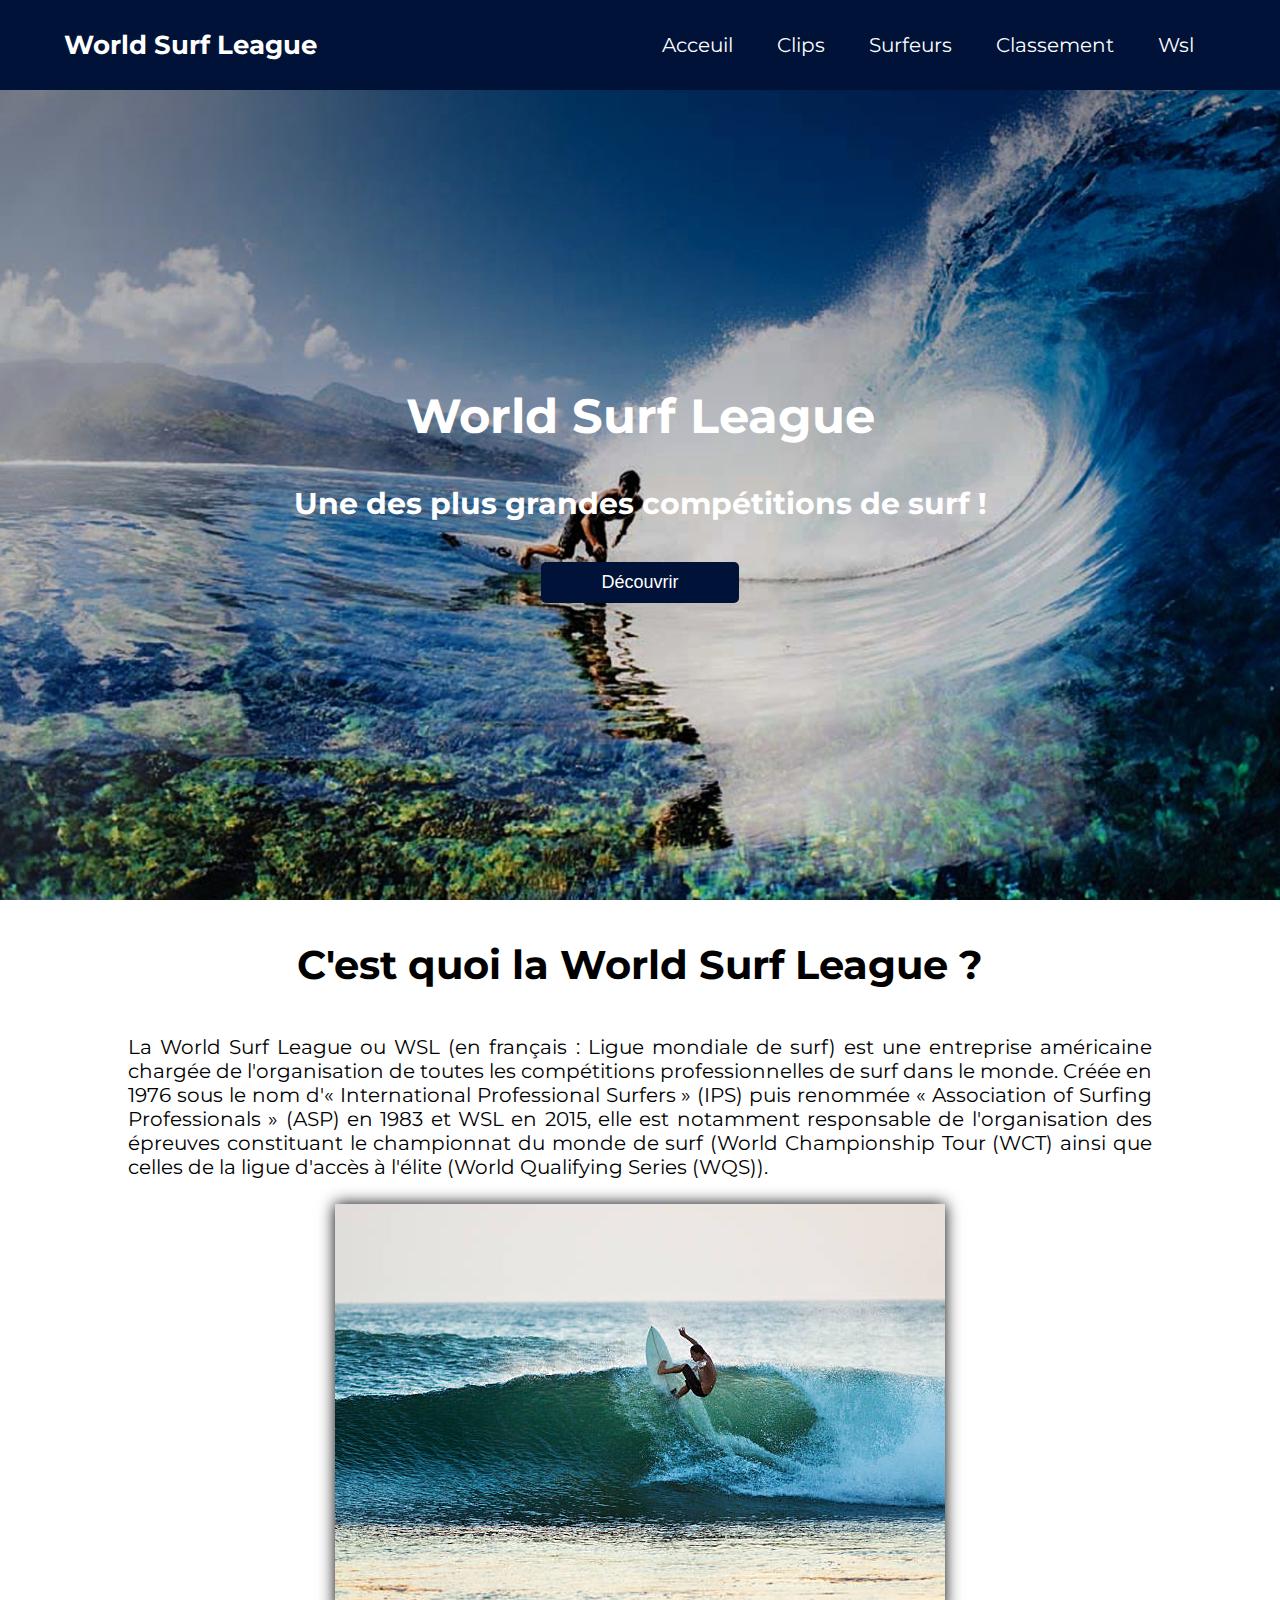
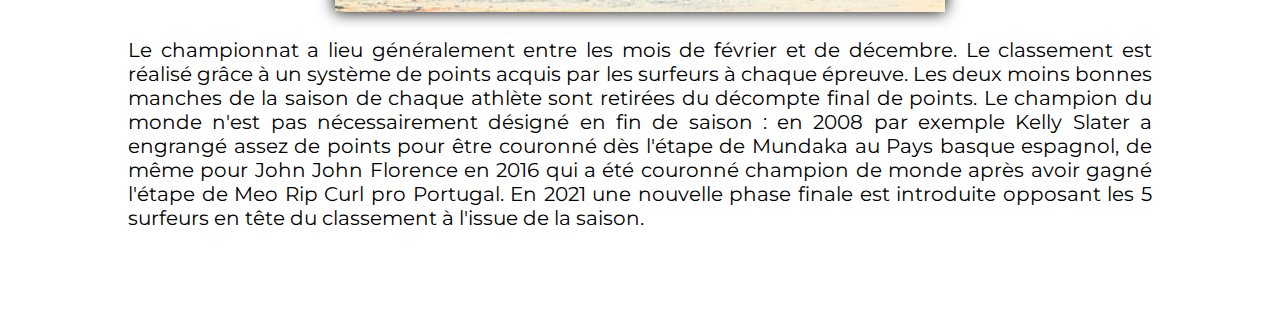
<file: index.html>
<!DOCTYPE html>
<html>

<head>
   <meta charset="utf-8">
   <link href="https://fonts.googleapis.com/css2?family=Montserrat:wght@300&display=swap" rel="stylesheet">
   <link rel="stylesheet" href="style1.css" />
   <title>World Surf League</title>
   <link rel="shortcut icon" href="wsl.png" />
</head>

<body>

   <header class="main-head">
      <nav>
         <h1 id="logo">World Surf League</h1>
         <ul>
            <li><a href="index.html">Acceuil</a></li>
            <li><a href="clips.html">Clips</a></li>
            <li><a href="surfeurs.html">Surfeurs</a></li>
            <li><a href="classement.html">Classement</a></li>
            <li><a href="https://www.worldsurfleague.com/" target="_blank">Wsl</a></li>
      </nav>
   </header>

   <section class="hero">
      <h2>World Surf League</h2>
      <h3>Une des plus grandes compétitions de surf !</h3>
      <div class="btn">
         <button><a href="#commentform">Découvrir</a></button>
      </div>
   </section>

   <h4 id="commentform">C'est quoi la World Surf League ?</h4>
   <section class="description">
      <div class="section2">

         <div class="description1">
            La World Surf League ou WSL (en français : Ligue mondiale de surf)
            est une entreprise américaine
            chargée de l'organisation de toutes
            les compétitions professionnelles
            de surf dans le monde.
            Créée en 1976 sous le nom
            d'« International Professional Surfers » (IPS)
            puis renommée « Association of Surfing Professionals »
            (ASP) en 1983 et WSL en 2015,
            elle est notamment responsable de l'organisation
            des épreuves constituant
            le championnat du monde de surf
            (World Championship Tour (WCT)
            ainsi que celles de
            la ligue d'accès à l'élite
            (World Qualifying Series (WQS)).
         </div>

         <div id="caroussel">
            <div class="images">
               <img src="def1.jpg">
               <img src="def2.jpg">
               <img src="def3.jpg">
               <img src="def4.jpg">
               <img src="def5.jpg">
            </div>
         </div>


         <div class="description2">
            Le championnat a lieu généralement entre
            les mois de février et de décembre.
            Le classement est réalisé grâce à un système de points
            acquis par les surfeurs à chaque épreuve.
            Les deux moins bonnes manches de la saison de
            chaque athlète sont retirées du décompte final de points.
            Le champion du monde n'est pas nécessairement
            désigné en fin de saison : en 2008 par exemple
            Kelly Slater a engrangé assez de points pour être couronné
            dès l'étape de Mundaka au Pays basque espagnol,
            de même pour John John Florence en 2016 qui a été
            couronné champion de monde après avoir
            gagné l'étape de Meo Rip Curl pro Portugal.
            En 2021 une nouvelle phase finale est introduite opposant
            les 5 surfeurs en tête du classement à l'issue de la saison.
         </div>
      </div>

   </section>

</body>

</html>
</file>
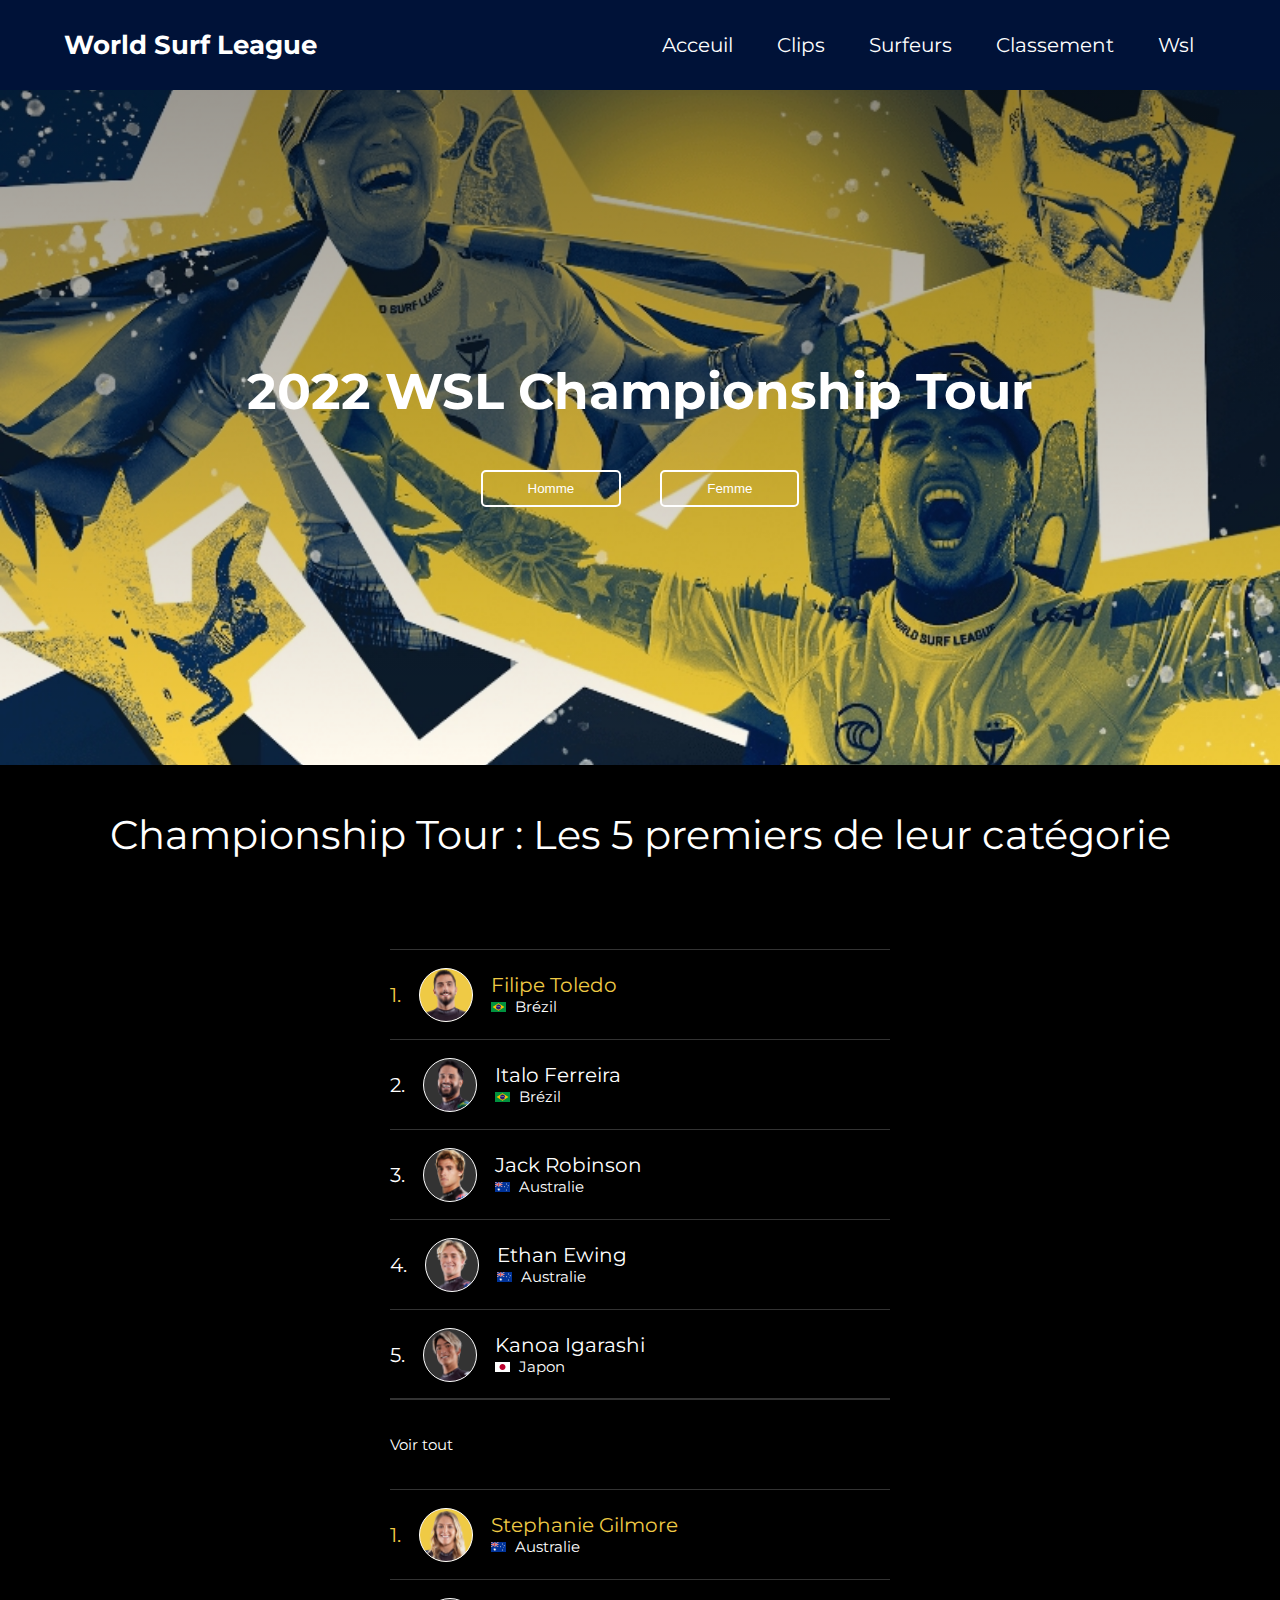
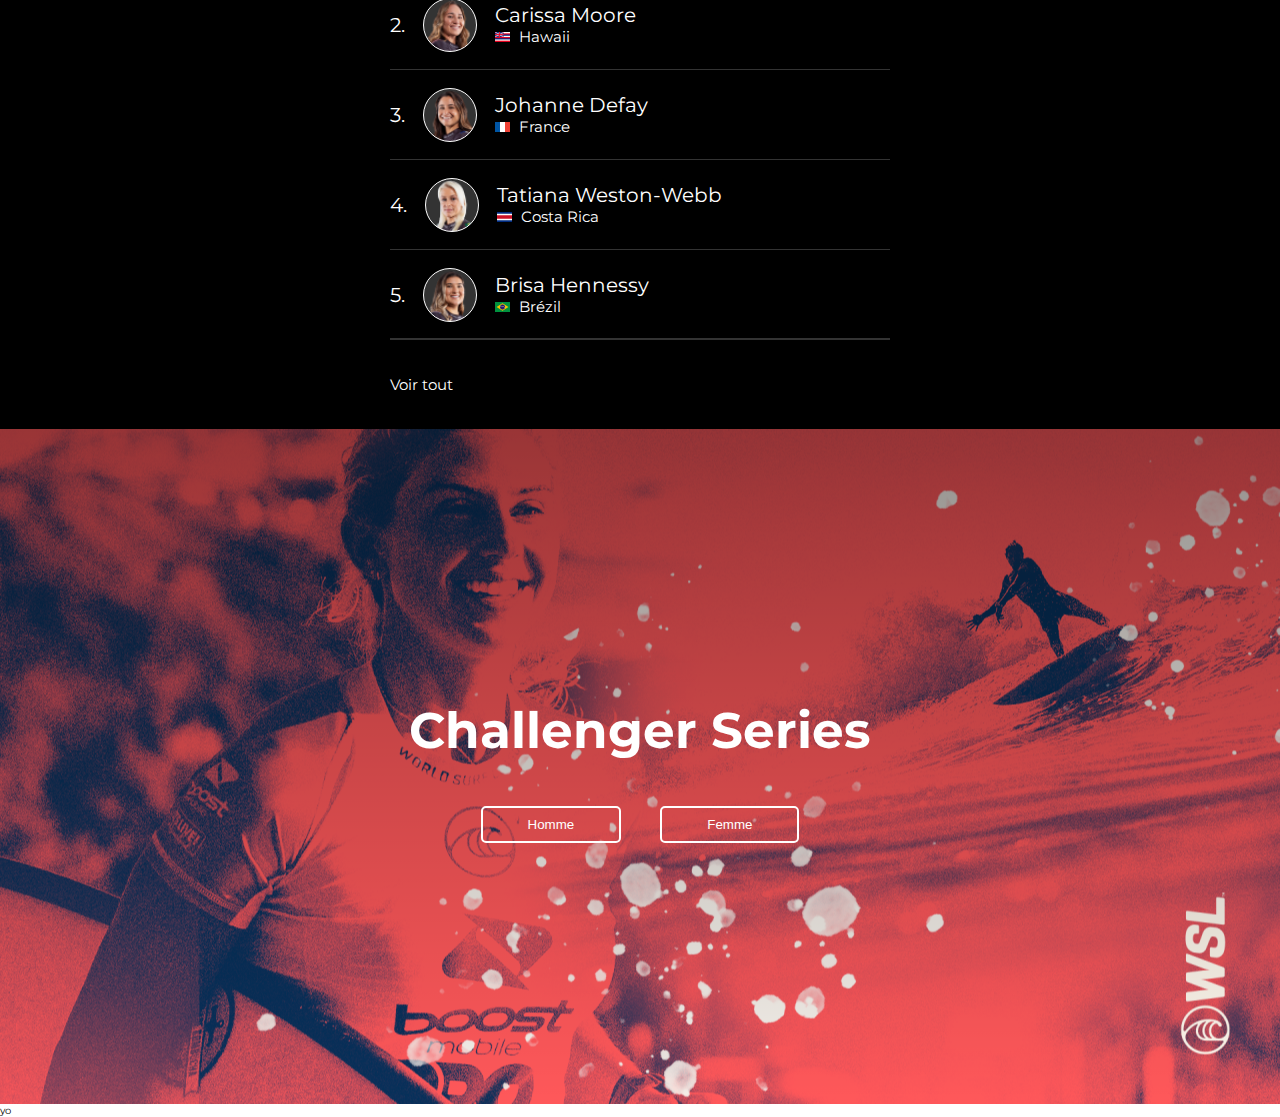
<file: classement.html>
<!DOCTYPE html>
<html lang="fr">

<head>
    <meta charset="utf-8">
    <link href="https://fonts.googleapis.com/css2?family=Montserrat:wght@300&display=swap" rel="stylesheet">
    <link rel="stylesheet" href="style4.css"/>
    <title>World Surf League</title>
    <link rel="shortcut icon" href="wsl.png"/>
</head>

<body>
    <header class="main-head">
        <nav>
            <h1 id="logo">World Surf League</h1>
            <ul>
                <li><a href="index.html">Acceuil</a></li>
                <li><a href="clips.html">Clips</a></li>
                <li><a href="surfeurs.html">Surfeurs</a></li>
                <li><a href="classement.html">Classement</a></li>
                <li><a href="https://www.worldsurfleague.com/" target="_blank">Wsl</a></li>
        </nav>
    </header>
    <section class="hero1">
        <h2>2022 WSL Championship Tour</h2>
        <div class="btn">
            <button><a href="wth.html">Homme</a></button>
            <button><a href="#commentform">Femme</a></button>
        </div>
    </section>
    <section class="classement">
        <div class="desclassement">Championship Tour : Les 5 premiers de leur catégorie</div>
        <div class="categorie">
            <div class="homme">
                <div class="s1">
                    1.
                    <div class="profil1"></div>
                    <span class="surfeur">
                        <span class="nom">Filipe Toledo</span>
                        <span class="pays">
                            <span class="drapeaubrezil"></span>
                            <span class="nompays">
                                Brézil
                            </span>
                        </span>
                    </span>
                </div>
                <div class="s">
                    2.
                    <div class="profil2"></div>
                    <span class="surfeur">
                        <span class="nom">Italo Ferreira</span>
                        <span class="pays">
                            <span class="drapeaubrezil"></span>
                            <span class="nompays">
                                Brézil
                            </span>
                        </span>
                    </span>
                </div>
                <div class="s">
                    3.
                    <div class="profil3"></div>
                    <span class="surfeur">
                        <span class="nom">Jack Robinson</span>
                        <span class="pays">
                            <span class="drapeauaustralie"></span>
                            <span class="nompays">
                                Australie
                            </span>
                        </span>
                    </span>
                </div>
                <div class="s">
                    4.
                    <div class="profil4"></div>
                    <span class="surfeur">
                        <span class="nom">Ethan Ewing</span>
                        <span class="pays">
                            <span class="drapeauaustralie"></span>
                            <span class="nompays">
                                Australie
                            </span>
                        </span>
                    </span>
                </div>
                <div class="s">
                    5.
                    <div class="profil5"></div>
                    <span class="surfeur">
                        <span class="nom">Kanoa Igarashi</span>
                        <span class="pays">
                            <span class="drapeaujapon"></span>
                            <span class="nompays">
                                Japon
                            </span>
                        </span>
                    </span>
                </div>
                <div class="s">
                    <span class="tableau"><a href="wth.html">Voir tout</a> </span>
                </div>
            </div>
            <div class="homme">
                <div class="s1">
                    1.
                    <div class="profil6"></div>
                    <span class="surfeur">
                        <span class="nom">Stephanie Gilmore</span>
                        <span class="pays">
                            <span class="drapeauaustralie"></span>
                            <span class="nompays">
                                Australie
                            </span>
                        </span>
                    </span>
                </div>
                <div class="s">
                    2.
                    <div class="profil7"></div>
                    <span class="surfeur">
                        <span class="nom">
                            Carissa Moore</span>
                        <span class="pays">
                            <span class="drapeauhawaii"></span>
                            <span class="nompays">
                                Hawaii
                            </span>
                        </span>
                    </span>
                </div>
                <div class="s">
                    3.
                    <div class="profil8"></div>
                    <span class="surfeur">
                        <span class="nom">
                            Johanne Defay</span>
                        <span class="pays">
                            <span class="drapeaufrance"></span>
                            <span class="nompays">
                                France
                            </span>
                        </span>
                    </span>
                </div>
                <div class="s">
                    4.
                    <div class="profil9"></div>
                    <span class="surfeur">
                        <span class="nom">Tatiana Weston-Webb</span>
                        <span class="pays">
                            <span class="drapeaucostarica"></span>
                            <span class="nompays">
                                Costa Rica
                            </span>
                        </span>
                    </span>
                </div>
                <div class="s">
                    5.
                    <div class="profil10"></div>
                    <span class="surfeur">
                        <span class="nom">
                            Brisa Hennessy</span>
                        <span class="pays">
                            <span class="drapeaubrezil"></span>
                            <span class="nompays">
                                Brézil
                            </span>
                        </span>
                    </span>
                </div>
                <div class="s">
                    <span class="tableau"><a href="#">Voir tout</a> </span>
                </div>
            </div>
        </div>
    </section>
    <section class="hero2">
        <h3>Challenger Series</h3>
        <div class="btn">
            <button><a href="#commentform">Homme</a></button>
            <button><a href="#commentform">Femme</a></button>
        </div>
    </section>
    <section class="classement2">
        yo
    </section>
</body>

</html>
</file>
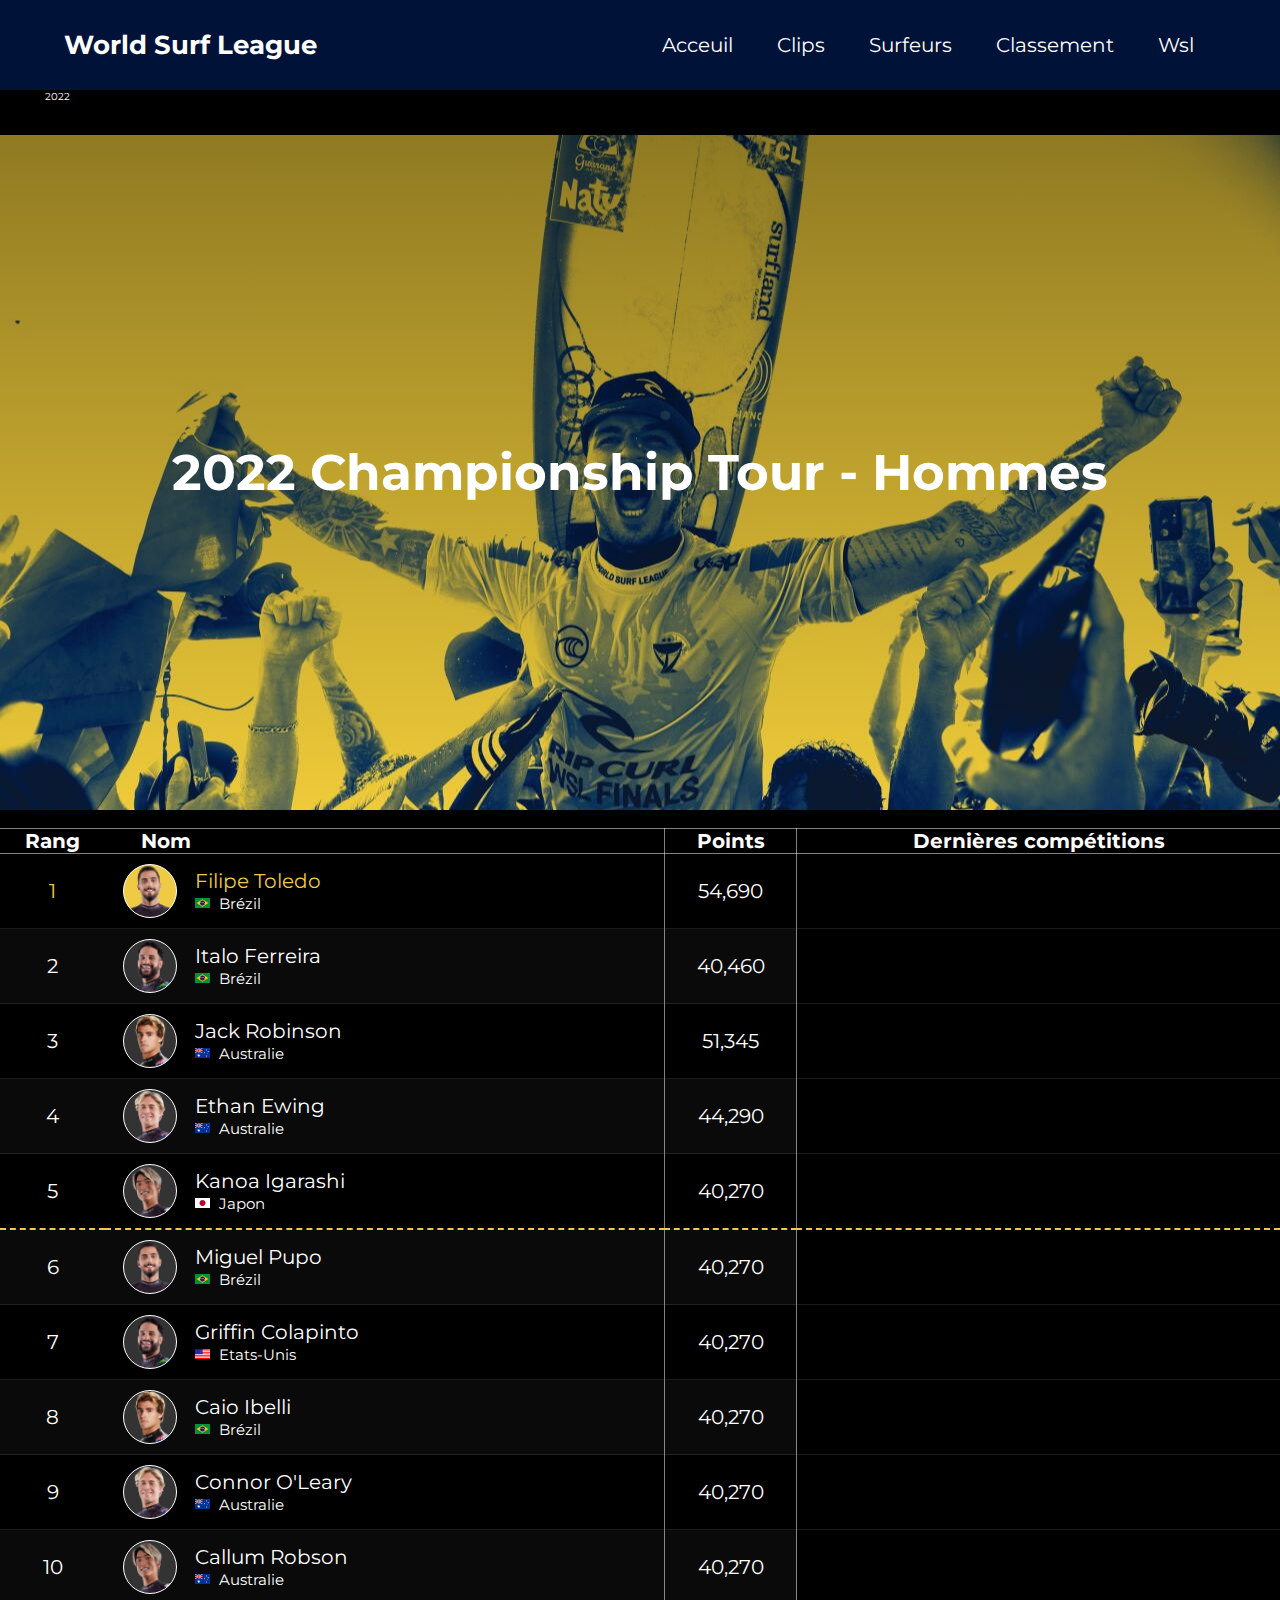
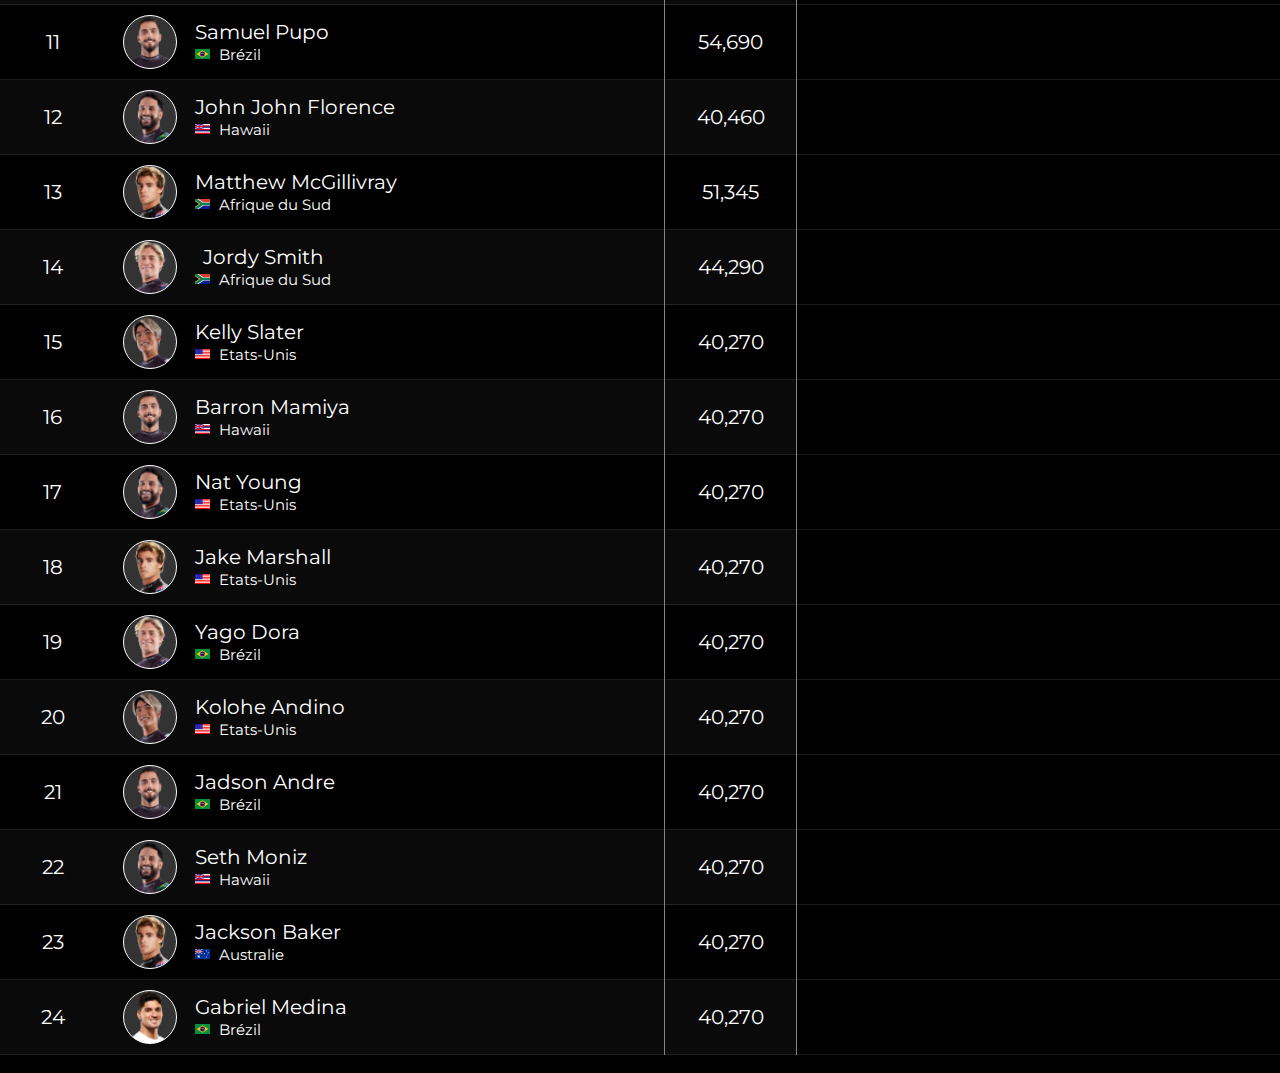
<file: wth.html>
<!DOCTYPE html>
<html>

<head>
    <meta charset="utf-8">
    <link href="https://fonts.googleapis.com/css2?family=Montserrat:wght@300&display=swap" rel="stylesheet">
    <link rel="stylesheet" href="style5.css" />
    <title>World Surf League</title>
    <link rel="shortcut icon" href="wsl.png" />
</head>

<body>
    <header class="main-head">
        <nav>
            <h1 id="logo">World Surf League</h1>
            <ul>
                <li><a href="index.html">Acceuil</a></li>
                <li><a href="clips.html">Clips</a></li>
                <li><a href="surfeurs.html">Surfeurs</a></li>
                <li><a href="classement.html">Classement</a></li>
                <li><a href="https://www.worldsurfleague.com/" target="_blank">Wsl</a></li>
        </nav>
    </header>
    <section class="deroulant">
        2022
    </section>
    <section class="hero1">
        <h2>2022 Championship Tour - Hommes</h2>
    </section>
    <section class="tableau">
        <table class="tableauh">
            <thead>
                <tr>
                    <th>Rang</th>
                    <th class="nom">Nom</th>
                    <th class="points">Points</th>
                    <th>Dernières compétitions</th>
                </tr>
            </thead>
            <tbody>
                <tr>
                    <td class="premier">1</td>
                    <td class="profil">
                        <div class="s1">
                            <div class="profil1"></div>
                            <span class="surfeur">
                                <span class="nom">Filipe Toledo</span>
                                <span class="pays">
                                    <span class="drapeaubrezil"></span>
                                    <span class="nompays">
                                        Brézil
                                    </span>
                                </span>
                            </span>
                        </div>
                    </td>
                    <td class="points">54,690</td>
                </tr>
                <tr>
                    <td>2</td>
                    <td class="profil">
                        <div class="s">
                            <div class="profil2"></div>
                            <span class="surfeur">
                                <span class="nom">Italo Ferreira</span>
                                <span class="pays">
                                    <span class="drapeaubrezil"></span>
                                    <span class="nompays">
                                        Brézil
                                    </span>
                                </span>
                            </span>
                        </div>
                    </td>
                    <td class="points">40,460</td>
                </tr>
                <tr>
                    <td>3</td>
                    <td class="profil">
                        <div class="s">
                            <div class="profil3"></div>
                            <span class="surfeur">
                                <span class="nom">Jack Robinson</span>
                                <span class="pays">
                                    <span class="drapeauaustralie"></span>
                                    <span class="nompays">
                                        Australie
                                    </span>
                                </span>
                            </span>
                        </div>
                    </td>
                    <td class="points">51,345</td>
                </tr>
                <tr>
                    <td>4</td>
                    <td class="profil">
                        <div class="s">
                            <div class="profil4"></div>
                            <span class="surfeur">
                                <span class="nom">Ethan Ewing</span>
                                <span class="pays">
                                    <span class="drapeauaustralie"></span>
                                    <span class="nompays">
                                        Australie
                                    </span>
                                </span>
                            </span>
                        </div>
                    </td>
                    <td class="points">44,290</td>
                </tr>
                <tr>
                    <td>5</td>
                    <td class="profil">
                        <div class="s">
                            <div class="profil5"></div>
                            <span class="surfeur">
                                <span class="nom">Kanoa Igarashi</span>
                                <span class="pays">
                                    <span class="drapeaujapon"></span>
                                    <span class="nompays">
                                        Japon
                                    </span>
                                </span>
                            </span>
                        </div>
                    </td>
                    <td class="points">40,270</td>
                </tr>
                <tr class="premiers">
                    <td>6</td>
                    <td class="profil">
                        <div class="s">
                            <div class="profil6"></div>
                            <span class="surfeur">
                                <span class="nom">Miguel Pupo</span>
                                <span class="pays">
                                    <span class="drapeaubrezil"></span>
                                    <span class="nompays">
                                        Brézil
                                    </span>
                                </span>
                            </span>
                        </div>
                    </td>
                    <td class="points">40,270</td>
                </tr>
                </td>
                </tr>
                <tr>
                    <td>7</td>
                    <td class="profil">
                        <div class="s">
                            <div class="profil7"></div>
                            <span class="surfeur">
                                <span class="nom">Griffin Colapinto</span>
                                <span class="pays">
                                    <span class="drapeauetatsunis"></span>
                                    <span class="nompays">
                                        Etats-Unis
                                    </span>
                                </span>
                            </span>
                        </div>
                    </td>
                    <td class="points">40,270</td>
                </tr>
                <tr>
                    <td>8</td>
                    <td class="profil">
                        <div class="s">
                            <div class="profil8"></div>
                            <span class="surfeur">
                                <span class="nom">Caio Ibelli</span>
                                <span class="pays">
                                    <span class="drapeaubrezil"></span>
                                    <span class="nompays">
                                        Brézil
                                    </span>
                                </span>
                            </span>
                        </div>
                    </td>
                    <td class="points">40,270</td>
                </tr>
                <tr>
                    <td>9</td>
                    <td class="profil">
                        <div class="s">
                            <div class="profil9"></div>
                            <span class="surfeur">
                                <span class="nom">Connor O'Leary</span>
                                <span class="pays">
                                    <span class="drapeauaustralie"></span>
                                    <span class="nompays">
                                        Australie
                                    </span>
                                </span>
                            </span>
                        </div>
                    </td>
                    <td class="points">40,270</td>
                </tr>
                <tr>
                    <td>10</td>
                    <td class="profil">
                        <div class="s">
                            <div class="profil10"></div>
                            <span class="surfeur">
                                <span class="nom">Callum Robson</span>
                                <span class="pays">
                                    <span class="drapeauaustralie"></span>
                                    <span class="nompays">
                                        Australie
                                    </span>
                                </span>
                            </span>
                        </div>
                    </td>
                    <td class="points">40,270</td>
                </tr>
                <tr>
                    <td>11</td>
                    <td class="profil">
                        <div class="s">
                            <div class="profil11"></div>
                            <span class="surfeur">
                                <span class="nom">Samuel Pupo</span>
                                <span class="pays">
                                    <span class="drapeaubrezil"></span>
                                    <span class="nompays">
                                        Brézil
                                    </span>
                                </span>
                            </span>
                        </div>
                    </td>
                    <td class="points">54,690</td>
                </tr>
                <tr>
                    <td>12</td>
                    <td class="profil"v>
                        <div class="s">
                            <div class="profil12"></div>
                            <span class="surfeur">
                                <span class="nom">John John Florence</span>
                                <span class="pays">
                                    <span class="drapeauhawaii"></span>
                                    <span class="nompays">
                                        Hawaii
                                    </span>
                                </span>
                            </span>
                        </div>
                    </td>
                    <td class="points">40,460</td>
                </tr>
                <tr>
                    <td>13</td>
                    <td class="profil">
                        <div class="s">
                            <div class="profil13"></div>
                            <span class="surfeur">
                                <span class="nom">Matthew McGillivray</span>
                                <span class="pays">
                                    <span class="drapeauafriquedusud"></span>
                                    <span class="nompays">
                                        Afrique du Sud
                                    </span>
                                </span>
                            </span>
                        </div>
                    </td>
                    <td class="points">51,345</td>
                </tr>
                <tr>
                    <td>14</td>
                    <td class="profil">
                        <div class="s">
                            <div class="profil14"></div>
                            <span class="surfeur">
                                <span class="nom">Jordy Smith</span>
                                <span class="pays">
                                    <span class="drapeauafriquedusud"></span>
                                    <span class="nompays">
                                        Afrique du Sud
                                    </span>
                                </span>
                            </span>
                        </div>
                    </td>
                    <td class="points">44,290</td>
                </tr>
                <tr>
                    <td>15</td>
                    <td class="profil">
                        <div class="s">
                            <div class="profil15"></div>
                            <span class="surfeur">
                                <span class="nom">Kelly Slater</span>
                                <span class="pays">
                                    <span class="drapeauetatsunis"></span>
                                    <span class="nompays">
                                        Etats-Unis
                                    </span>
                                </span>
                            </span>
                        </div>
                    </td>
                    <td class="points">40,270</td>
                </tr>
                <tr>
                    <td>16</td>
                    <td class="profil">
                        <div class="s">
                            <div class="profil16"></div>
                            <span class="surfeur">
                                <span class="nom">Barron Mamiya</span>
                                <span class="pays">
                                    <span class="drapeauhawaii"></span>
                                    <span class="nompays">
                                        Hawaii
                                    </span>
                                </span>
                            </span>
                        </div>
                    </td>
                    <td class="points">40,270</td>
                </tr>
                </td>
                </tr>
                <tr>
                    <td>17</td>
                    <td class="profil">
                        <div class="s">
                            <div class="profil17"></div>
                            <span class="surfeur">
                                <span class="nom">Nat Young</span>
                                <span class="pays">
                                    <span class="drapeauetatsunis"></span>
                                    <span class="nompays">
                                        Etats-Unis
                                    </span>
                                </span>
                            </span>
                        </div>
                    </td>
                    <td class="points">40,270</td>
                </tr>
                <tr>
                    <td>18</td>
                    <td class="profil">
                        <div class="s">
                            <div class="profil18"></div>
                            <span class="surfeur">
                                <span class="nom">Jake Marshall</span>
                                <span class="pays">
                                    <span class="drapeauetatsunis"></span>
                                    <span class="nompays">
                                        Etats-Unis
                                    </span>
                                </span>
                            </span>
                        </div>
                    </td>
                    <td class="points">40,270</td>
                </tr>
                <tr>
                    <td>19</td>
                    <td class="profil">
                        <div class="s">
                            <div class="profil9"></div>
                            <span class="surfeur">
                                <span class="nom">Yago Dora</span>
                                <span class="pays">
                                    <span class="drapeaubrezil"></span>
                                    <span class="nompays">
                                        Brézil
                                    </span>
                                </span>
                            </span>
                        </div>
                    </td>
                    <td class="points">40,270</td>
                </tr>
                <tr>
                    <td>20</td>
                    <td class="profil">
                        <div class="s">
                            <div class="profil20"></div>
                            <span class="surfeur">
                                <span class="nom">Kolohe Andino</span>
                                <span class="pays">
                                    <span class="drapeauetatsunis"></span>
                                    <span class="nompays">
                                        Etats-Unis
                                    </span>
                                </span>
                            </span>
                        </div>
                    </td>
                    <td class="points">40,270</td>
                </tr>
                <tr>
                    <td>21</td>
                    <td class="profil">
                        <div class="s">
                            <div class="profil21"></div>
                            <span class="surfeur">
                                <span class="nom">Jadson Andre</span>
                                <span class="pays">
                                    <span class="drapeaubrezil"></span>
                                    <span class="nompays">
                                        Brézil
                                    </span>
                                </span>
                            </span>
                        </div>
                    </td>
                    <td class="points">40,270</td>
                </tr>
                <tr>
                    <td>22</td>
                    <td class="profil">
                        <div class="s">
                            <div class="profil22"></div>
                            <span class="surfeur">
                                <span class="nom">Seth Moniz</span>
                                <span class="pays">
                                    <span class="drapeauhawaii"></span>
                                    <span class="nompays">
                                        Hawaii
                                    </span>
                                </span>
                            </span>
                        </div>
                    </td>
                    <td class="points">40,270</td>
                </tr>
                <tr>
                    <td>23</td>
                    <td class="profil">
                        <div class="s">
                            <div class="profil23"></div>
                            <span class="surfeur">
                                <span class="nom">Jackson Baker</span>
                                <span class="pays">
                                    <span class="drapeauaustralie"></span>
                                    <span class="nompays">
                                        Australie
                                    </span>
                                </span>
                            </span>
                        </div>
                    </td>
                    <td class="points">40,270</td>
                </tr>
                <tr>
                    <td>24</td>
                    <td class="profil">
                        <div class="s">
                            <div class="profil24"></div>
                            <span class="surfeur">
                                <span class="nom">Gabriel Medina</span>
                                <span class="pays">
                                    <span class="drapeaubrezil"></span>
                                    <span class="nompays">
                                        Brézil
                                    </span>
                                </span>
                            </span>
                        </div>
                    </td>
                    <td class="points">40,270</td>
                </tr>
            </tbody>
        </table>
    </section>
</file>
<file: style1.css>
* {
    margin: 0;
    padding: 0;
    box-sizing: border-box;
}

html {
    font-size: 62.5%;
    scroll-behavior: smooth;
}

h1 {
    font-size: 2.6rem;
}

h2 {
    font-size: 4.8rem;

}

h3 {
    font-size: 3rem;
}

h4 {
    font-size: 4rem;
    text-align: center;
    padding: 4rem 0 2rem 0;
}

li {
    font-size: 2rem;
}

a {
    color: white;
    text-decoration: none;
}

body {
    font-family: 'Montserrat', sans-serif;
}



.main-head {
    background: rgba(0, 18, 56, 255);
    color: rgb(255, 255, 255);
}

nav {
    min-height: 10vh;
    display: flex;
    align-items: center;
    width: 90%;
    margin: auto;
    flex-wrap: wrap;
}

nav ul {
    display: flex;
    flex: 1 1 40rem;
    justify-content: space-around;
    align-items: center;
    list-style: none;
}

#logo {
    flex: 1 1 40rem;
}


/* SECTION */
.hero {
    min-height: 90vh;
    background: linear-gradient(rgb(0, 0, 0, 0.4), transparent), url('surfeur.jpg');
    background-size: cover;
    background-position: center;
    color: rgb(255, 255, 255);
    display: flex;
    flex-direction: column;
    justify-content: center;
    align-items: center;
    text-align: center;
}

.hero h3 {
    padding: 4rem;
}

button {
    padding: 1rem 6rem;
    background: rgba(0, 18, 56, 255);
    color: rgb(255, 255, 255);
    font-size: 1.8rem;
    cursor: pointer;
    border: none;
    border-radius: 5px;
}

button:hover {
    background: rgb(1, 31, 95);
}


.description {
    min-height: 100vh;
    flex-direction: column;
    align-items: center;
    display: flex;
    /*flex: 1 1 40rem;*/
    text-align: justify;
}


.images {
    display: flex;
    animation-duration: 20s;
    animation-name: Images;
    animation-iteration-count: infinite;
    animation-delay: 2s;
}


@keyframes Images {
    0% {
        transform: translate(0);
    }

    20% {
        transform: translate(-610px);
    }

    40% {
        transform: translate(-1220px);
    }

    60% {
        transform: translate(-1830px);
    }

    80% {
        transform: translate(-2440px);
    }

    100% {
        transform: translate(0);
    }
}

#caroussel {
    width: 610px;
    overflow: hidden;
    box-shadow: 0 0 15px black;
}

.section2 {
    color: rgb(0, 0, 0);
    display: flex;
    flex-direction: column;
    align-items: center;
    text-align: center;
    flex-wrap: wrap;
    justify-content: space-between;
    /*height: 100vh;*/
}


@media screen and (max-width: 885px) {
    html {
        font-size: 45%;
    }

    nav {
        text-align: center;
    }

    #logo {
        padding: 2rem;
    }

    .description1 {
        font-size: 45%;
    }

    .description2 {
        font-size: 45%;
    }
}

.description1 {
    text-align: justify;
    align-items: center;
    margin: 2% 10%;
    font-size: 2rem;
}

.description2 {
    text-align: justify;
    align-items: center;
    margin: 2% 10%;
    font-size: 2rem;
}
</file>
<file: style4.css>
* {
    margin: 0;
    padding: 0;
    box-sizing: border-box;
}

html {
    font-size: 62.5%;
    scroll-behavior: smooth;
}

h1 {
    font-size: 2.6rem;
}

h2 {
    font-size: 5rem;
    margin: 3rem;
}

h3 {
    font-size: 5rem;
    margin: 3vh;
}

h4 {
    font-size: 4rem;
    text-align: center;
    padding: 4rem 0 2rem 0;
}

li {
    font-size: 2rem;
}

a {
    color: white;
    text-decoration: none;
}

body {
    font-family: 'Montserrat', sans-serif;
}



.main-head {
    background: rgba(0, 18, 56, 255);
    color: rgb(255, 255, 255);
}

nav {
    min-height: 10vh;
    display: flex;
    align-items: center;
    width: 90%;
    margin: auto;
    flex-wrap: wrap;
}

nav ul {
    display: flex;
    flex: 1 1 40rem;
    justify-content: space-around;
    align-items: center;
    list-style: none;
}

#logo {
    flex: 1 1 40rem;
}

button{
    padding: 1vh 5vh;
    margin: 2vh;
    background-color: rgba(0, 0, 0, 0);
    border-radius: 5px;
    border: 2px solid white;
}

/* SECTION */

.hero1 {
    min-height: 75vh;
    background: linear-gradient(rgb(0, 0, 0, 0.4), transparent), url('wt.jpeg');
    background-size: cover;
    background-position: center;
    color: rgb(255, 255, 255);
    display: flex;
    flex-direction: column;
    justify-content: center;
    align-items: center;
    text-align: center;
}

.hero2 {
    min-height: 75vh;
    background: linear-gradient(rgb(0, 0, 0, 0.4), transparent), url('classement2.png');
    background-size: cover;
    background-position: center;
    color: rgb(255, 255, 255);
    display: flex;
    flex-direction: column;
    justify-content: center;
    align-items: center;
    text-align: center;
}

.classement{
    background: rgb(0, 0, 0);
    padding-top: 5vh;
    display: flex;
    flex-direction: column;
    color: white;
}

.desclassement{
    margin: 0 10vh 10vh 10vh;
    text-align: center;
    font-size: 4rem;
}

.categorie{
    display: flex;
    justify-content: center;
    flex-direction: row;
    flex-wrap: wrap;
}

.homme{
    border-bottom: 1px solid rgba(255, 255, 255, 0.2);
    margin: 0 10vh 10vh 10vh;
    width: 500px;
    height: 50vh;
    color: white;
}

.homme div {
    border-top: 1px solid rgba(255, 255, 255, 0.2);
    height: 10vh;
    font-size: 2rem;
}

.s{
    display: flex;
    flex-direction: row;
    align-items: center;
}

.s1{
    display: flex;
    flex-direction: row;
    align-items: center;
    color: rgba(239,202,69,255);
}

.s div{
    height: 6vh;
    width: 6vh;
    border: 1px solid white;
    border-radius: 100px;
    margin: 2vh;
}

.s1 div{
    height: 6vh;
    width: 6vh;
    border: 1px solid white;
    border-radius: 100px;
    margin: 2vh;
}

.profil1{
    background: url(ftoledo.png)rgba(239,202,69,255);
    background-position: center;
    background-size: cover;
}

.surfeur{
    display: flex;
    flex-direction: column;
}

.drapeaubrezil{
    background: url(brezil.png);
    background-position: center;
    background-size: cover;
    width: 15px;
    height: 10px;
    display: block;
    margin-right: 1vh;
}

.drapeaujapon{
    background: url(japon.png);
    background-position: center;
    background-size: cover;
    width: 15px;
    height: 10px;
    display: block;
    margin-right: 1vh;
}

.drapeauaustralie{
    background: url(australie.png);
    background-position: center;
    background-size: cover;
    width: 15px;
    height: 10px;
    display: block;
    margin-right: 1vh;
}

.drapeaufrance{
    background: url(france.png);
    background-position: center;
    background-size: cover;
    width: 15px;
    height: 10px;
    display: block;
    margin-right: 1vh;
}

.drapeauhawaii{
    background: url(hawaii.png);
    background-position: center;
    background-size: cover;
    width: 15px;
    height: 10px;
    display: block;
    margin-right: 1vh;
}

.drapeaucostarica{
    background: url(costarica.png);
    background-position: center;
    background-size: cover;
    width: 15px;
    height: 10px;
    display: block;
    margin-right: 1vh;
}



.pays{
    display: flex;
    flex-direction: row;
    align-items: center;
    justify-content: left;
    flex: 1 1 2rem;
}

.nompays{
    font-size: 1.5rem;
    color: rgb(255, 255, 255);
}

.profil2{
    background: url(iferreira.png)#333;
    background-position: center;
    background-size: cover;
}

.profil3{
    background: url(jrobinson.png)#333;
    background-position: center;
    background-size: cover;
}

.profil4{
    background: url(eewing.png)#333;
    background-position: center;
    background-size: cover;
}

.profil5{
    background: url(kigarashi.png)#333;
    background-position: center;
    background-size: cover;
}

.profil6{
    background: url(sgilmore.png)rgba(239,202,69,255);
    background-position: center;
    background-size: cover;
}

.profil7{
    background: url(cmoore.png)#333;
    background-position: center;
    background-size: cover;
}

.profil8{
    background: url(jdefay.png)#333;
    background-position: center;
    background-size: cover;
}

.profil9{
    background: url(tweston-webb.png)#333;
    background-position: center;
    background-size: cover;
}

.profil10{
    background: url(bhennessy.png)#333;
    background-position: center;
    background-size: cover;
}

.tableau{
    font-size: 1.5rem;
}
</file>
<file: style5.css>
* {
    margin: 0;
    padding: 0;
    box-sizing: border-box;
}

html {
    font-size: 62.5%;
    scroll-behavior: smooth;
}

h1 {
    font-size: 2.6rem;
}

h2 {
    font-size: 5rem;
    margin: 3rem;
}

h3 {
    font-size: 5rem;
    margin: 3vh;
}

h4 {
    font-size: 4rem;
    text-align: center;
    padding: 4rem 0 2rem 0;
}

li {
    font-size: 2rem;
}

a {
    color: white;
    text-decoration: none;
}

body {
    font-family: 'Montserrat', sans-serif;
    background: black;
}



.main-head {
    background: rgba(0, 18, 56, 255);
    color: rgb(255, 255, 255);
}

nav {
    min-height: 10vh;
    display: flex;
    align-items: center;
    width: 90%;
    margin: auto;
    flex-wrap: wrap;
}

nav ul {
    display: flex;
    flex: 1 1 40rem;
    justify-content: space-around;
    align-items: center;
    list-style: none;
}

#logo {
    flex: 1 1 40rem;
}

button{
    padding: 1vh 5vh;
    margin: 2vh;
    background-color: rgba(0, 0, 0, 0);
    border-radius: 5px;
    border: 2px solid white;
}

/* SECTION */

.deroulant{
    background: black;
    min-height: 5vh;
    color: white;
    margin-left: 5vh;
}

.hero1 {
    min-height: 75vh;
    background: linear-gradient(rgb(0, 0, 0, 0.4), transparent), url('wth.jpg');
    background-size: cover;
    background-position: center;
    color: rgb(255, 255, 255);
    display: flex;
    flex-direction: column;
    justify-content: center;
    align-items: center;
    text-align: center;
}

.tableau{
    background: black;
    min-height: 75vh;
    color: white;
    display: flex;
}

.tableauh{
    border-collapse: collapse;
    margin: 2vh 0;
    font-size: 2rem;
    min-width: 100%;
}

.tableauh thead tr{
    background-color: black;
    color: white;
    text-align: center;
    border-bottom: 1px solid rgba(255, 255, 255, 0.5);
    border-top: 1px solid rgba(255, 255, 255, 0.5);
}

.tableauh tbody tr{
    border-bottom: 1px solid rgba(255, 255, 255, 0.1);
    text-align: center;
}

.tableauh tbody tr:nth-of-type(even){
    background-color: rgb(10, 10, 10);
}

.tableauh thead th.points{
    border: 1px solid rgba(255, 255, 255, 0.5);
}

.tableauh thead th.nom{
    text-align: left;
    padding-left: 4vh;
}

.tableauh tbody td.points{
    border-left: 1px solid rgba(255, 255, 255, 0.5);
    border-right: 1px solid rgba(255, 255, 255, 0.5);
}

.tableauh tbody tr td.premier{
    color: rgba(239,202,69,255);
}

.tableauh tbody tr.premiers{
    border-top: 2px dashed rgba(239,202,69,255);
}

.profil{
    padding: 10px 0;
}


/*  Profils */

.profil1{
    background: url(ftoledo.png)rgba(239,202,69,255);
    background-position: center;
    background-size: cover;
}

.profil2{
    background: url(iferreira.png)#333;
    background-position: center;
    background-size: cover;
}

.profil3{
    background: url(jrobinson.png)#333;
    background-position: center;
    background-size: cover;
}

.profil4{
    background: url(eewing.png)#333;
    background-position: center;
    background-size: cover;
}

.profil5{
    background: url(kigarashi.png)#333;
    background-position: center;
    background-size: cover;
}

.profil6{
    background: url(ftoledo.png)#333;
    background-position: center;
    background-size: cover;
}

.profil7{
    background: url(iferreira.png)#333;
    background-position: center;
    background-size: cover;
}

.profil8{
    background: url(jrobinson.png)#333;
    background-position: center;
    background-size: cover;
}

.profil9{
    background: url(eewing.png)#333;
    background-position: center;
    background-size: cover;
}

.profil10{
    background: url(kigarashi.png)#333;
    background-position: center;
    background-size: cover;
}

.profil11{
    background: url(ftoledo.png)#333;
    background-position: center;
    background-size: cover;
}

.profil12{
    background: url(iferreira.png)#333;
    background-position: center;
    background-size: cover;
}

.profil13{
    background: url(jrobinson.png)#333;
    background-position: center;
    background-size: cover;
}

.profil14{
    background: url(eewing.png)#333;
    background-position: center;
    background-size: cover;
}

.profil15{
    background: url(kigarashi.png)#333;
    background-position: center;
    background-size: cover;
}

.profil16{
    background: url(ftoledo.png)#333;
    background-position: center;
    background-size: cover;
}

.profil17{
    background: url(iferreira.png)#333;
    background-position: center;
    background-size: cover;
}

.profil18{
    background: url(jrobinson.png)#333;
    background-position: center;
    background-size: cover;
}

.profil19{
    background: url(eewing.png)#333;
    background-position: center;
    background-size: cover;
}

.profil20{
    background: url(kigarashi.png)#333;
    background-position: center;
    background-size: cover;
}

.profil21{
    background: url(ftoledo.png)#333;
    background-position: center;
    background-size: cover;
}

.profil22{
    background: url(iferreira.png)#333;
    background-position: center;
    background-size: cover;
}

.profil23{
    background: url(jrobinson.png)#333;
    background-position: center;
    background-size: cover;
}

.profil24{
    background: url(gmedina.png)#333;
    background-position: center;
    background-size: cover;
}






.s{
    display: flex;
    flex-direction: row;
    align-items: center;
    justify-content: left;
}

.s1{
    display: flex;
    flex-direction: row;
    align-items: center;
    color: rgba(239,202,69,255);
    align-items: center;
    justify-content: left;
}

.s div{
    height: 6vh;
    width: 6vh;
    border: 1px solid white;
    border-radius: 100px;
    margin: 0 2vh;
}

.s1 div{
    height: 6vh;
    width: 6vh;
    border: 1px solid white;
    border-radius: 100px;
    margin: 0 2vh;
}

.surfeur{
    display: flex;
    flex-direction: column;
}

/*  Drapeaux    */

.drapeaubrezil{
    background: url(brezil.png);
    background-position: center;
    background-size: cover;
    width: 15px;
    height: 10px;
    display: block;
    margin-right: 1vh;
}

.drapeaujapon{
    background: url(japon.png);
    background-position: center;
    background-size: cover;
    width: 15px;
    height: 10px;
    display: block;
    margin-right: 1vh;
}

.drapeauaustralie{
    background: url(australie.png);
    background-position: center;
    background-size: cover;
    width: 15px;
    height: 10px;
    display: block;
    margin-right: 1vh;
}

.drapeaufrance{
    background: url(france.png);
    background-position: center;
    background-size: cover;
    width: 15px;
    height: 10px;
    display: block;
    margin-right: 1vh;
}

.drapeauhawaii{
    background: url(hawaii.png);
    background-position: center;
    background-size: cover;
    width: 15px;
    height: 10px;
    display: block;
    margin-right: 1vh;
}

.drapeaucostarica{
    background: url(costarica.png);
    background-position: center;
    background-size: cover;
    width: 15px;
    height: 10px;
    display: block;
    margin-right: 1vh;
}

.drapeauetatsunis{
    background: url(etatsunis.png);
    background-position: center;
    background-size: cover;
    width: 15px;
    height: 10px;
    display: block;
    margin-right: 1vh;
}

.drapeauafriquedusud{
    background: url(afriquedusud.png);
    background-position: center;
    background-size: cover;
    width: 15px;
    height: 10px;
    display: block;
    margin-right: 1vh;
}

.pays{
    display: flex;
    flex-direction: row;
    align-items: center;
    justify-content: left;
    flex: 1 1 2rem;
}

.nompays{
    font-size: 1.5rem;
    color: rgb(255, 255, 255);
}
</file>
